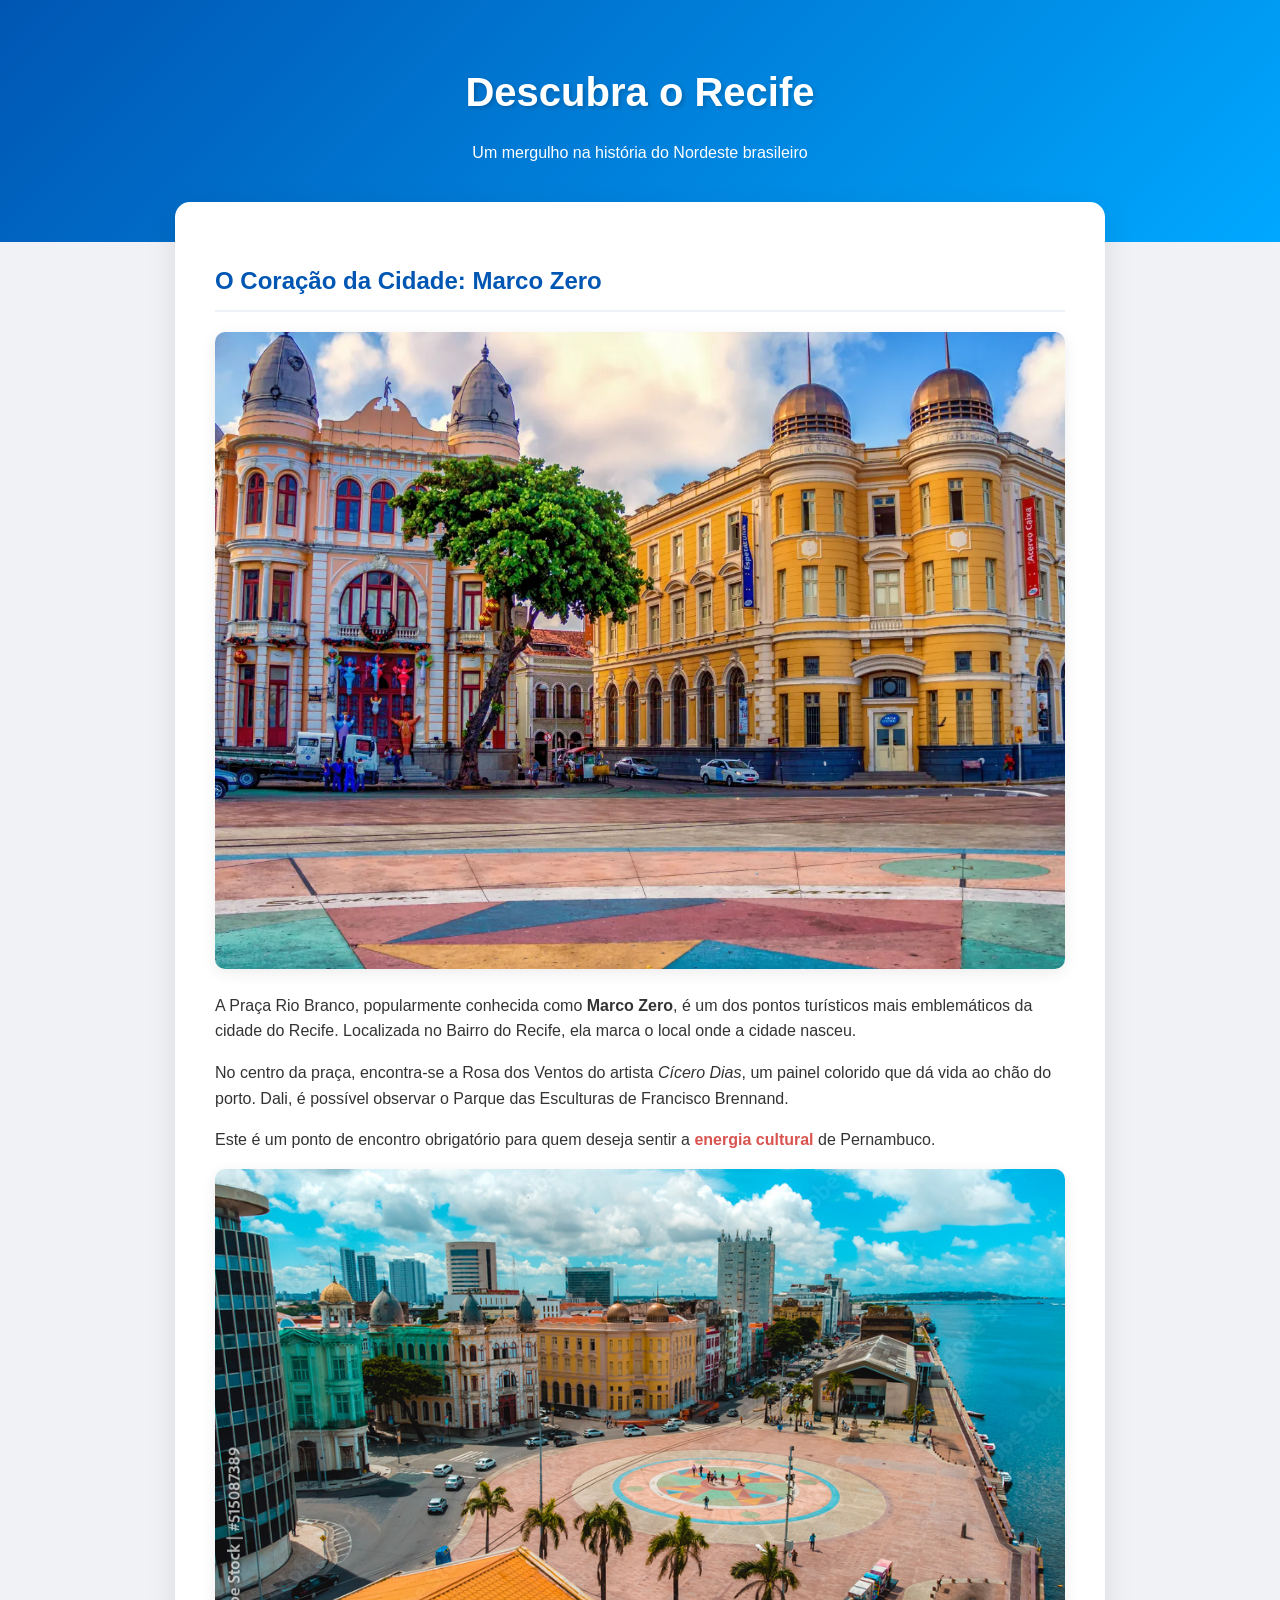
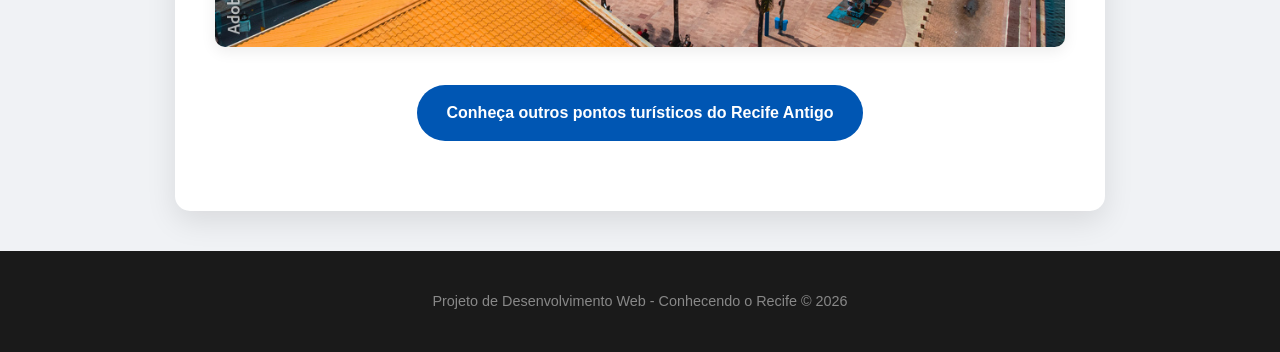
<file: index.html>
<!DOCTYPE html>
<html lang="pt-br">
<head>
    <meta charset="UTF-8">
    <meta name="viewport" content="width=device-width, initial-scale=1.0">
    <title>Recife - Marco Zero</title>
    <link rel="stylesheet" href="style.css">
</head>
<body>

    <header>
        <h1>Descubra o Recife</h1>
        <p>Um mergulho na história do Nordeste brasileiro</p>
    </header>

    <main>
        <section>
            <h2>O Coração da Cidade: Marco Zero</h2>
            
            <img src="marco-zero-recife.jpg" alt="Praça Rio Branco, conhecida como Marco Zero em Recife">

            <p>
                A Praça Rio Branco, popularmente conhecida como <strong>Marco Zero</strong>, é um dos pontos turísticos mais emblemáticos da cidade do Recife. Localizada no Bairro do Recife, ela marca o local onde a cidade nasceu.
            </p>

            <p>
                No centro da praça, encontra-se a Rosa dos Ventos do artista <em>Cícero Dias</em>, um painel colorido que dá vida ao chão do porto. Dali, é possível observar o Parque das Esculturas de Francisco Brennand.
            </p>

            <p>
                Este é um ponto de encontro obrigatório para quem deseja sentir a <span class="destaque">energia cultural</span> de Pernambuco.
            </p>

            <img src="praca-marco-zero.jpg" alt="Vista da Praça Rio Branco">

            <a href="pontos-turisticos.html" class="btn-navegacao">
                Conheça outros pontos turísticos do Recife Antigo
            </a>
        </section>
    </main>

    <footer>
        <p>Projeto de Desenvolvimento Web - Conhecendo o Recife &copy; 2026</p>
    </footer>

</body>
</html>
</file>
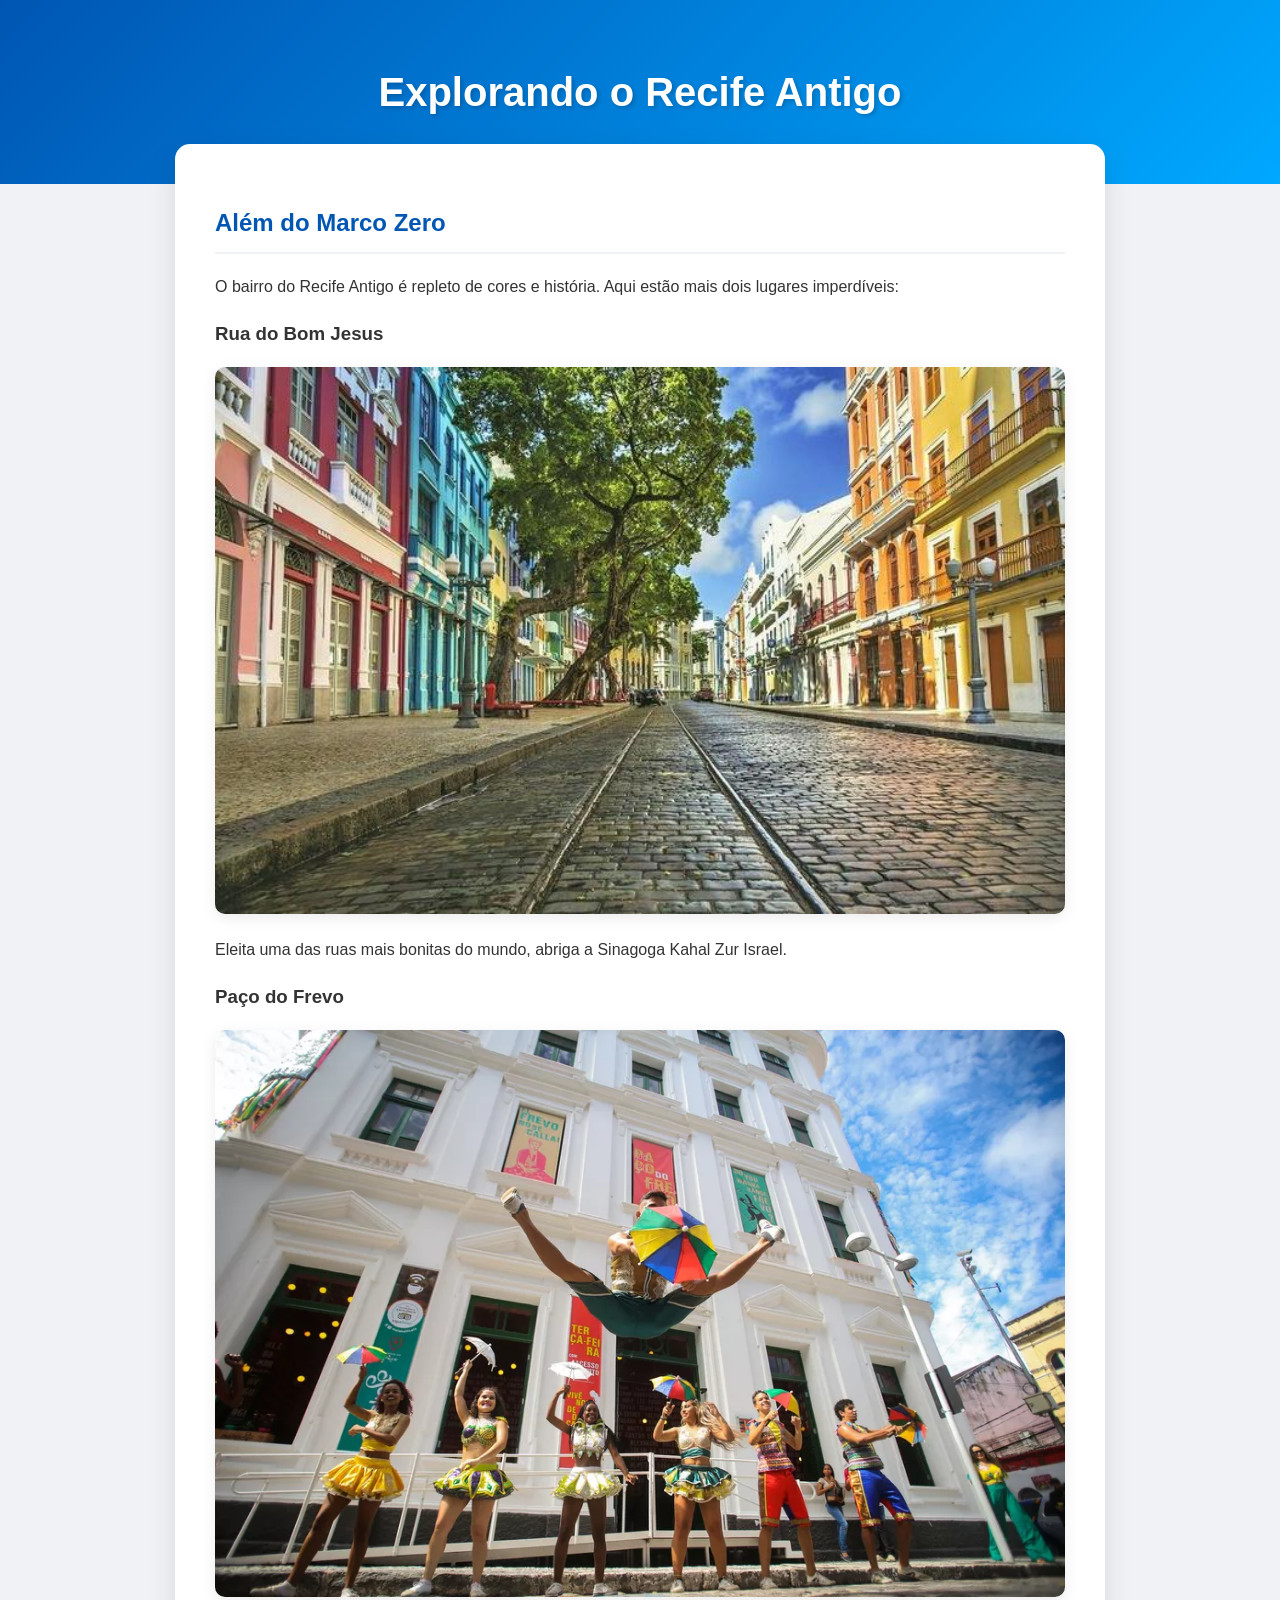
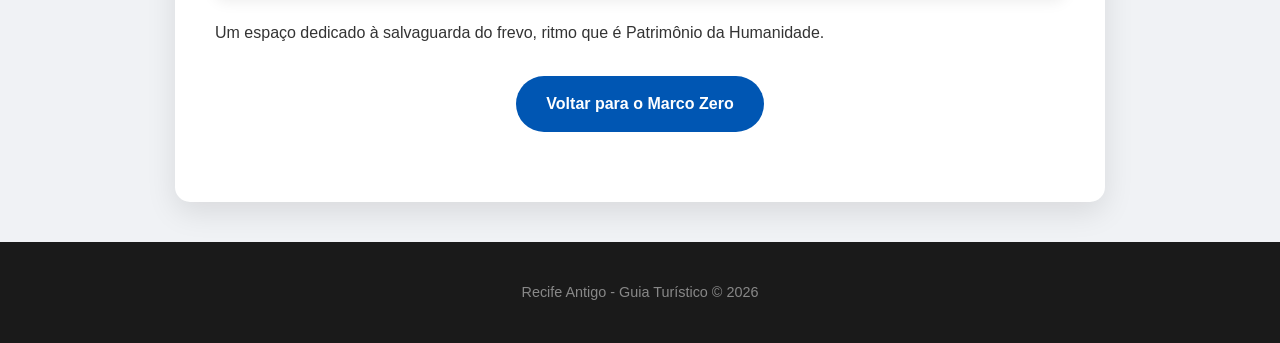
<file: pontos-turisticos.html>
<!DOCTYPE html>
<html lang="pt-br">
<head>
    <meta charset="UTF-8">
    <meta name="viewport" content="width=device-width, initial-scale=1.0">
    <title>Recife - Pontos Turísticos</title>
    <link rel="stylesheet" href="style.css">
</head>
<body>

    <header>
        <h1>Explorando o Recife Antigo</h1>
    </header>

    <main>
        <section>
            <h2>Além do Marco Zero</h2>
            <p>O bairro do Recife Antigo é repleto de cores e história. Aqui estão mais dois lugares imperdíveis:</p>

            <div class="container-fotos">
                <div class="ponto-turistico">
                    <h3>Rua do Bom Jesus</h3>
                    <img src="ruadobomjesus.jpeg" alt="Rua do Bom Jesus colorida">
                    <p>Eleita uma das ruas mais bonitas do mundo, abriga a Sinagoga Kahal Zur Israel.</p>
                </div>

                <div class="ponto-turistico">
                    <h3>Paço do Frevo</h3>
                    <img src="frevo.jpg" alt="Fachada do Paço do Frevo">
                    <p>Um espaço dedicado à salvaguarda do frevo, ritmo que é Patrimônio da Humanidade.</p>
                </div>
            </div>

          <a href="index.html" class="btn-navegacao">
    Voltar para o Marco Zero
</a>
        </section>
    </main>

    <footer>
        <p>Recife Antigo - Guia Turístico &copy; 2026</p>
    </footer>

</body>
</html>
</file>
<file: style.css>
/* Configurações Gerais */
body {
    font-family: 'Segoe UI', Tahoma, Geneva, Verdana, sans-serif;
    margin: 0;
    padding: 0;
    line-height: 1.6;
    background-color: #f0f2f5;
    color: #333;
}

/* 1. CABEÇALHO COM FLEXBOX (Atendendo ao requisito da aula) */
header {
    background: linear-gradient(135deg, #0056b3, #00a8ff);
    color: white;
    padding: 60px 20px;
    
    /* Ativando o Flexbox para centralizar tudo */
    display: flex;
    flex-direction: column;    /* Coloca o H1 em cima do P */
    align-items: center;       /* Centraliza horizontalmente */
    justify-content: center;    /* Centraliza verticalmente */
    text-align: center;
}

header h1 {
    margin: 0;
    font-size: 2.5rem;
    text-shadow: 2px 2px 4px rgba(0,0,0,0.2);
}

/* 2. CONTEÚDO PRINCIPAL COM FLEXBOX */
main {
    max-width: 850px;
    margin: -40px auto 40px;
    padding: 40px;
    background: white;
    border-radius: 15px;
    box-shadow: 0 10px 30px rgba(0,0,0,0.1);

    /* Flexbox para alinhar os elementos verticalmente */
    display: flex;
    flex-direction: column;
    gap: 20px; /* Cria o espaçamento automático entre os itens (Flexbox Gap) */
}

h2 {
    color: #0056b3;
    border-bottom: 2px solid #eef2f7;
    padding-bottom: 10px;
}

/* Imagens */
img {
    width: 100%;
    height: auto;
    border-radius: 10px;
    box-shadow: 0 4px 15px rgba(0,0,0,0.08);
    transition: transform 0.3s ease;
}

img:hover {
    transform: scale(1.01);
}

/* 3. BOTÃO DE NAVEGAÇÃO COM FLEXBOX */
.btn-navegacao {
    display: flex;             /* Ativa o flexbox dentro do botão */
    align-items: center;       /* Centraliza o texto verticalmente */
    justify-content: center;    /* Centraliza o texto horizontalmente */
    width: fit-content;
    margin: 30px auto;
    padding: 15px 30px;
    background-color: #0056b3;
    color: white !important;
    text-decoration: none;
    font-weight: bold;
    border-radius: 50px;
    transition: background 0.3s, transform 0.2s;
}

.btn-navegacao:hover {
    background-color: #003d80;
    transform: translateY(-2px);
}

/* Rodapé */
footer {
    background-color: #1a1a1a;
    color: #888;
    text-align: center;
    padding: 25px;
    font-size: 0.9rem;
}

.destaque {
    color: #d9534f;
    font-weight: bold;
}
</file>
